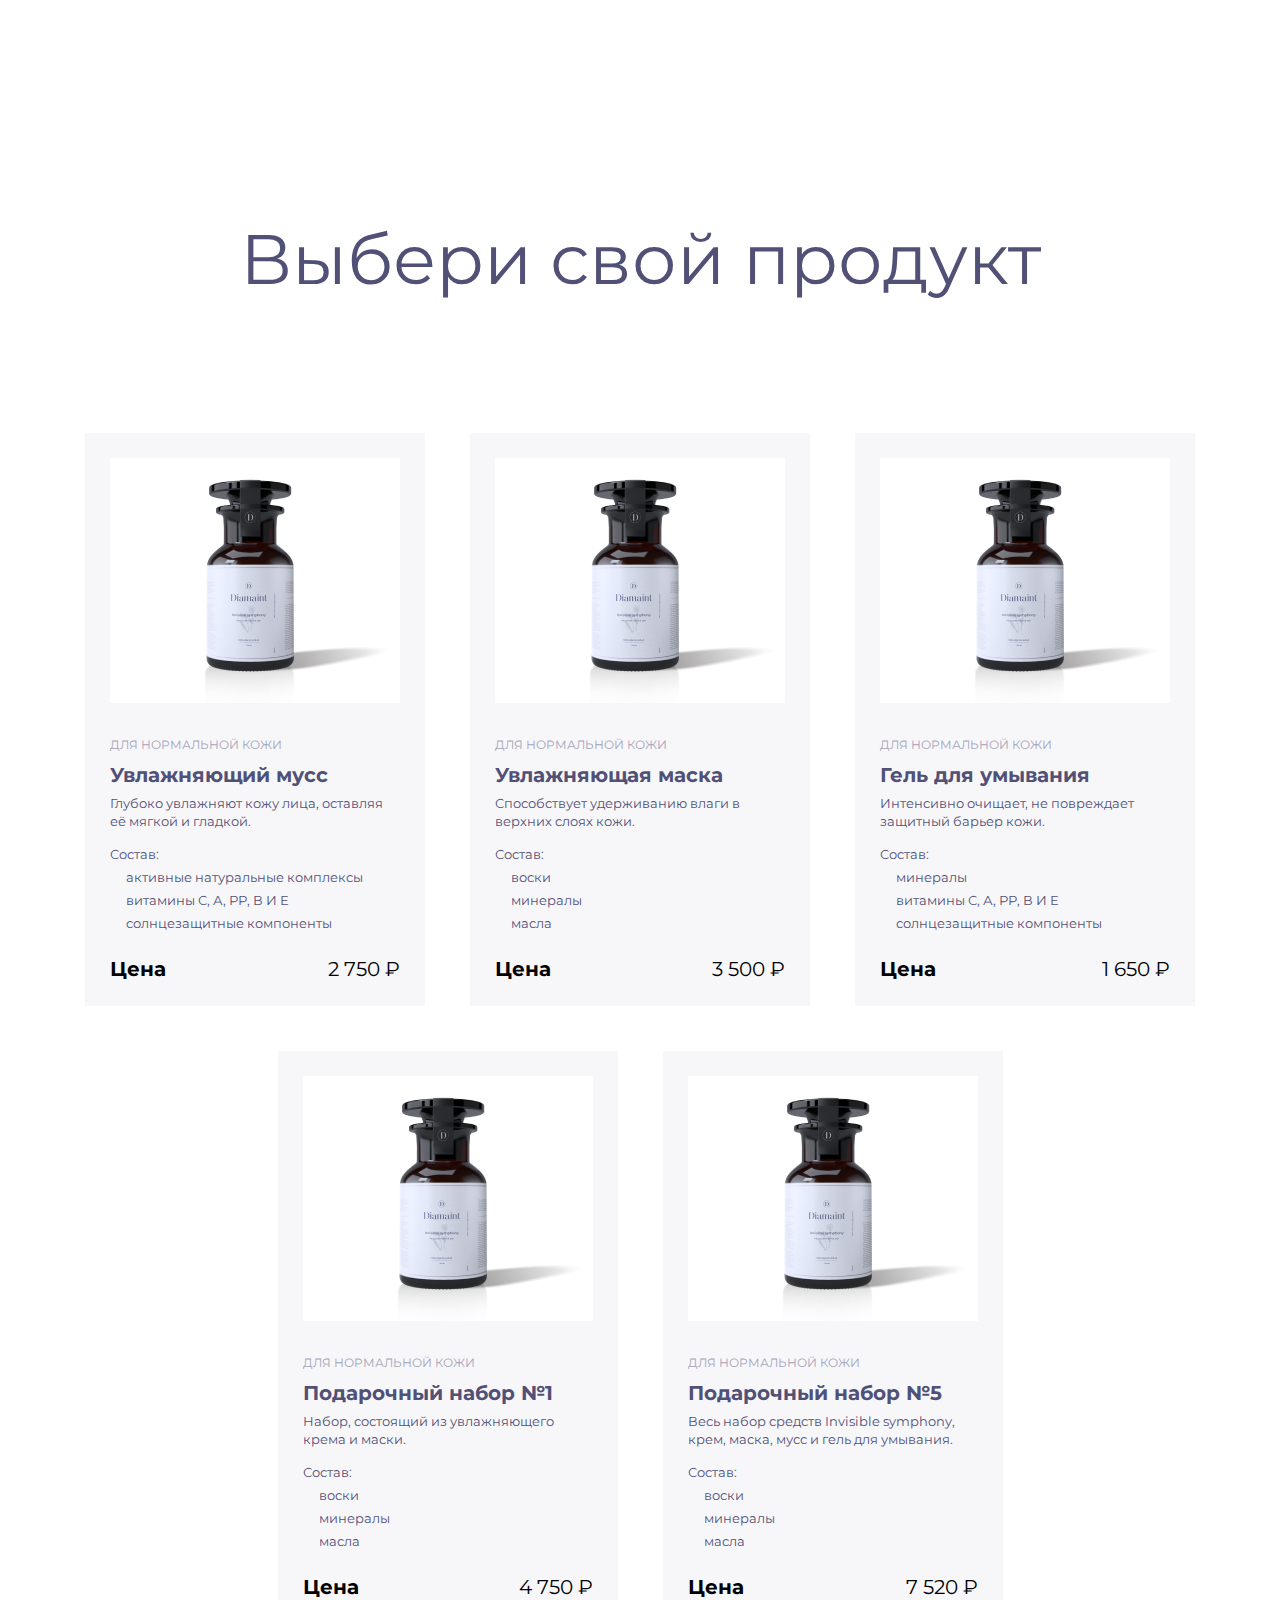
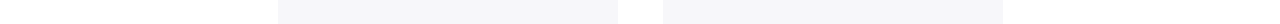
<file: homework/index.html>
<!DOCTYPE html>
<html lang="en">
  <head>
    <meta charset="UTF-8" />
    <meta name="viewport" content="width=device-width, initial-scale=1.0" />
    <link rel="preconnect" href="https://fonts.googleapis.com" />
    <link rel="preconnect" href="https://fonts.gstatic.com" crossorigin />
    <link
      href="https://fonts.googleapis.com/css2?family=Montserrat:ital@0;1&display=swap"
      rel="stylesheet"
    />
    <link rel="stylesheet" href="css/reset.css" />
    <link rel="stylesheet" href="css/style.css" />
    <title>Homework 4</title>
  </head>
  <body>
    <main class="product-cards">
      <div class="product-cards__background container">
        <h1 class="product-cards__title title">Выбери свой продукт</h1>
        <ul class="cards-list clear-list">
          <li class="cards-list__item card">
            <img
              src="images/product.jpg"
              alt="Товар-Увлажняющий мусс"
              class="card__image"
            />
            <span class="card__category">для нормальной кожи</span>
            <h2 class="card__title">Увлажняющий мусс</h2>
            <p class="card__text">
              Глубоко увлажняют кожу лица, оставляя её мягкой и гладкой.
            </p>

            <span class="list__title">Состав:</span>

            <ul class="composition__list">
              <li class="composition__item">активные натуральные комплексы</li>
              <li class="composition__item">витамины С, А, РР, В И Е</li>
              <li class="composition__item">солнцезащитные компоненты</li>
            </ul>
            <div class="card__price price">
              <b class="price__text">Цена</b>
              <span class="price__value">2 750 ₽</span>
            </div>
          </li>
          <li class="cards-list__item card">
            <img
              src="images/product.jpg"
              alt="Товар-Увлажняющий мусс"
              class="card__image"
            />
            <span class="card__category">для нормальной кожи</span>
            <h2 class="card__title">Увлажняющая маска</h2>
            <p class="card__text">
              Способствует удерживанию влаги в верхних слоях кожи.
            </p>

            <span class="list__title">Состав:</span>

            <ul class="composition__list">
              <li class="composition__item">воски</li>
              <li class="composition__item">минералы</li>
              <li class="composition__item">масла</li>
            </ul>
            <div class="card__price price">
              <b class="price__text">Цена</b>
              <span class="price__value">3 500 ₽</span>
            </div>
          </li>
          <li class="cards-list__item card">
            <img
              src="images/product.jpg"
              alt="Товар-Увлажняющий мусс"
              class="card__image"
            />
            <span class="card__category">для нормальной кожи</span>
            <h2 class="card__title">Гель для умывания</h2>
            <p class="card__text">
              Интенсивно очищает, не повреждает защитный барьер кожи.
            </p>

            <span class="list__title">Состав:</span>

            <ul class="composition__list">
              <li class="composition__item">минералы</li>
              <li class="composition__item">витамины С, А, РР, В И Е</li>
              <li class="composition__item">солнцезащитные компоненты</li>
            </ul>
            <div class="card__price price">
              <b class="price__text">Цена</b>
              <span class="price__value">1 650 ₽</span>
            </div>
          </li>
          <li class="cards-list__item card">
            <img
              src="images/product.jpg"
              alt="Товар-Увлажняющий мусс"
              class="card__image"
            />
            <span class="card__category">для нормальной кожи</span>
            <h2 class="card__title">Подарочный набор №1</h2>
            <p class="card__text">
              Набор, состоящий из увлажняющего крема и маски.
            </p>

            <span class="list__title">Состав:</span>

            <ul class="composition__list">
              <li class="composition__item">воски</li>
              <li class="composition__item">минералы</li>
              <li class="composition__item">масла</li>
            </ul>
            <div class="card__price price">
              <b class="price__text">Цена</b>
              <span class="price__value">4 750 ₽</span>
            </div>
          </li>
          <li class="cards-list__item card">
            <img
              src="images/product.jpg"
              alt="Товар-Увлажняющий мусс"
              class="card__image"
            />
            <span class="card__category">для нормальной кожи</span>
            <h2 class="card__title">Подарочный набор №5</h2>
            <p class="card__text">
              Весь набор средств Invisible symphony, крем, маска, мусс и гель
              для умывания.
            </p>

            <span class="list__title">Состав:</span>

            <ul class="composition__list">
              <li class="composition__item">воски</li>
              <li class="composition__item">минералы</li>
              <li class="composition__item">масла</li>
            </ul>
            <div class="card__price price">
              <b class="price__text">Цена</b>
              <span class="price__value">7 520 ₽</span>
            </div>
          </li>
        </ul>
      </div>
    </main>
  </body>
</html>
</file>
<file: homework/css/style.css>
*,
*::after,
*::before {
    box-sizing: border-box;
}

body {
    font-family: "Montserrat", sans-serif;
    font-size: 13px;
    line-height: 18px;
}

.container {
    max-width: 1110px;
    margin: 0 auto;
}

.produect-cards__background {
    background-image: url(../images/bg_picture.png);
    background-repeat: no-repeat;
}

.product-cards__title {
    padding-top: 220px;
    margin-bottom: 135px; 
}

.title {
    text-align: center;
    color: rgb(81, 80, 118);
    font-size: 70px;
    line-height: 78px;
}

.cards-list {
    display: flex;
    flex-wrap: wrap;
    gap: 45px;
    justify-content: center;
}

.clear-list {
    list-style: none;
    padding: 0;
    margin: 0;
}

.card {
    background-color: #F7F7FA;
    padding: 25px;
    width: 100%;
}

.cards-list__item {
    max-width: 340px;
}

.card__image {
    display: block;
    width: 290px;
    height: 245px;
}

.card__category {
    font-size: 12px;
    line-height: 24px;
    color: rgb(165, 163, 185);
    text-transform: uppercase;
    display: block;
    margin-top: 30px;
}

.card__title {
    margin-top: 5px;
    color: rgb(81, 80, 118);
    font-weight: 700;
    font-size: 20px;
    line-height: 27px;
}

.list__title {
    margin-top: 15px;
    color: rgb(81, 80, 118);
    display: inline-block;
}

.card__text,
.composition__item {
    margin-top: 5px;
    color: rgb(81, 80, 118);
}

.composition__list {
    margin-left: 16px;
}

.price {
    display: flex;
    font-size: 20px;
    line-height: 24px;
    justify-content: space-between;
    margin-top: 25px;
}

.price__text {
    font-weight: 700;
}

.card__text {
    max-width: 290px;
}
</file>
